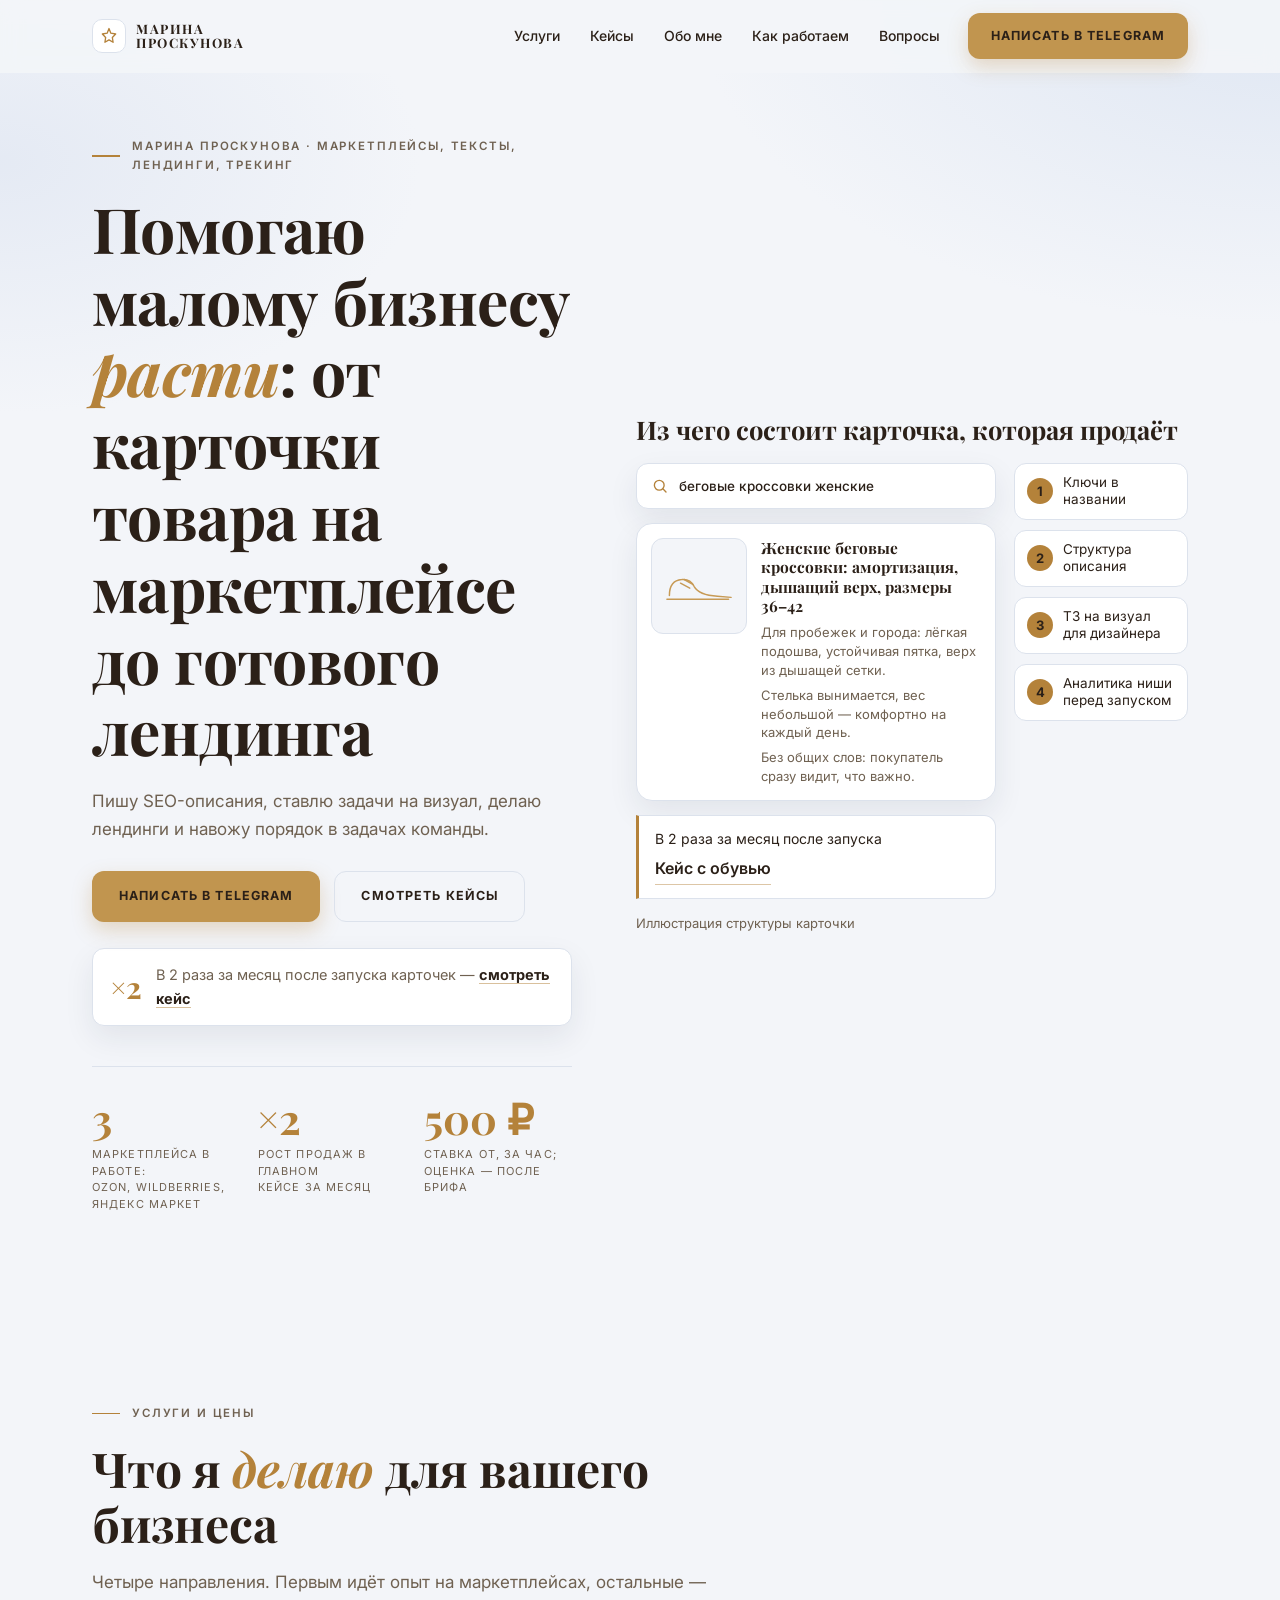
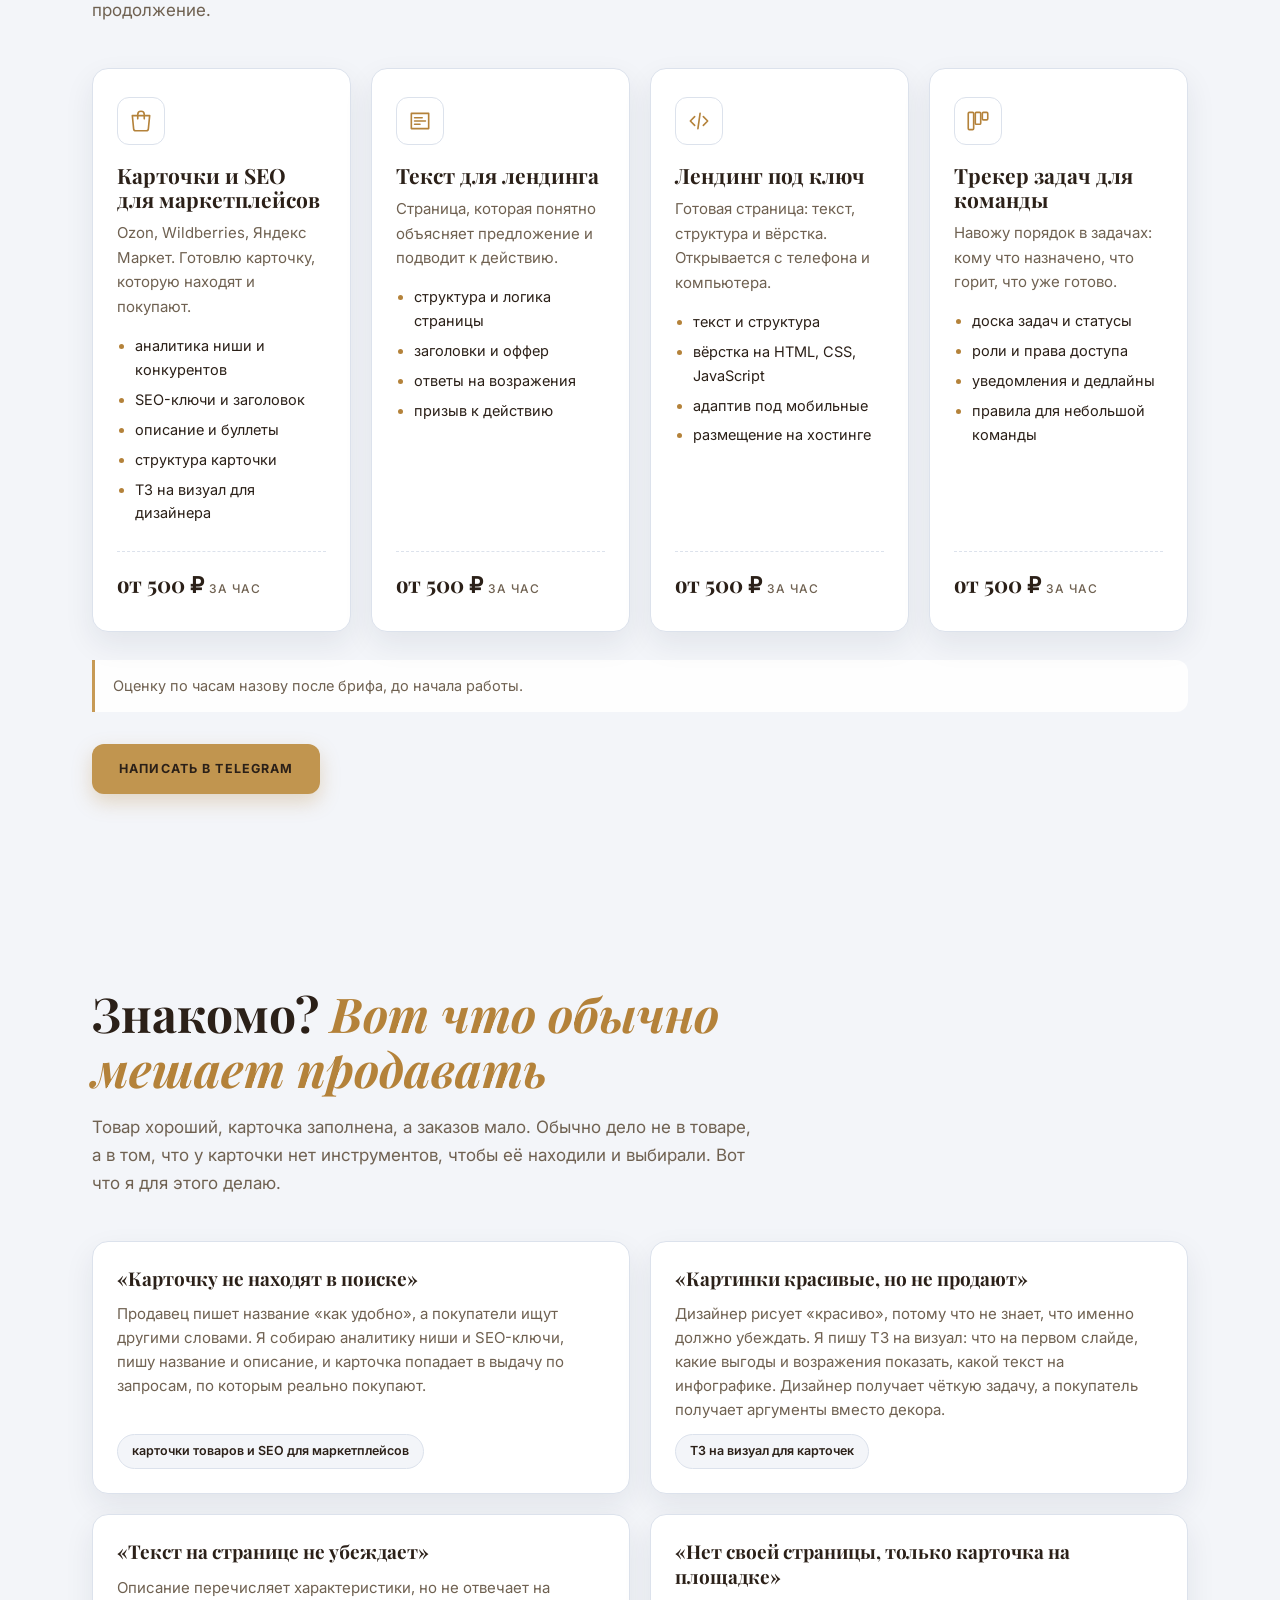
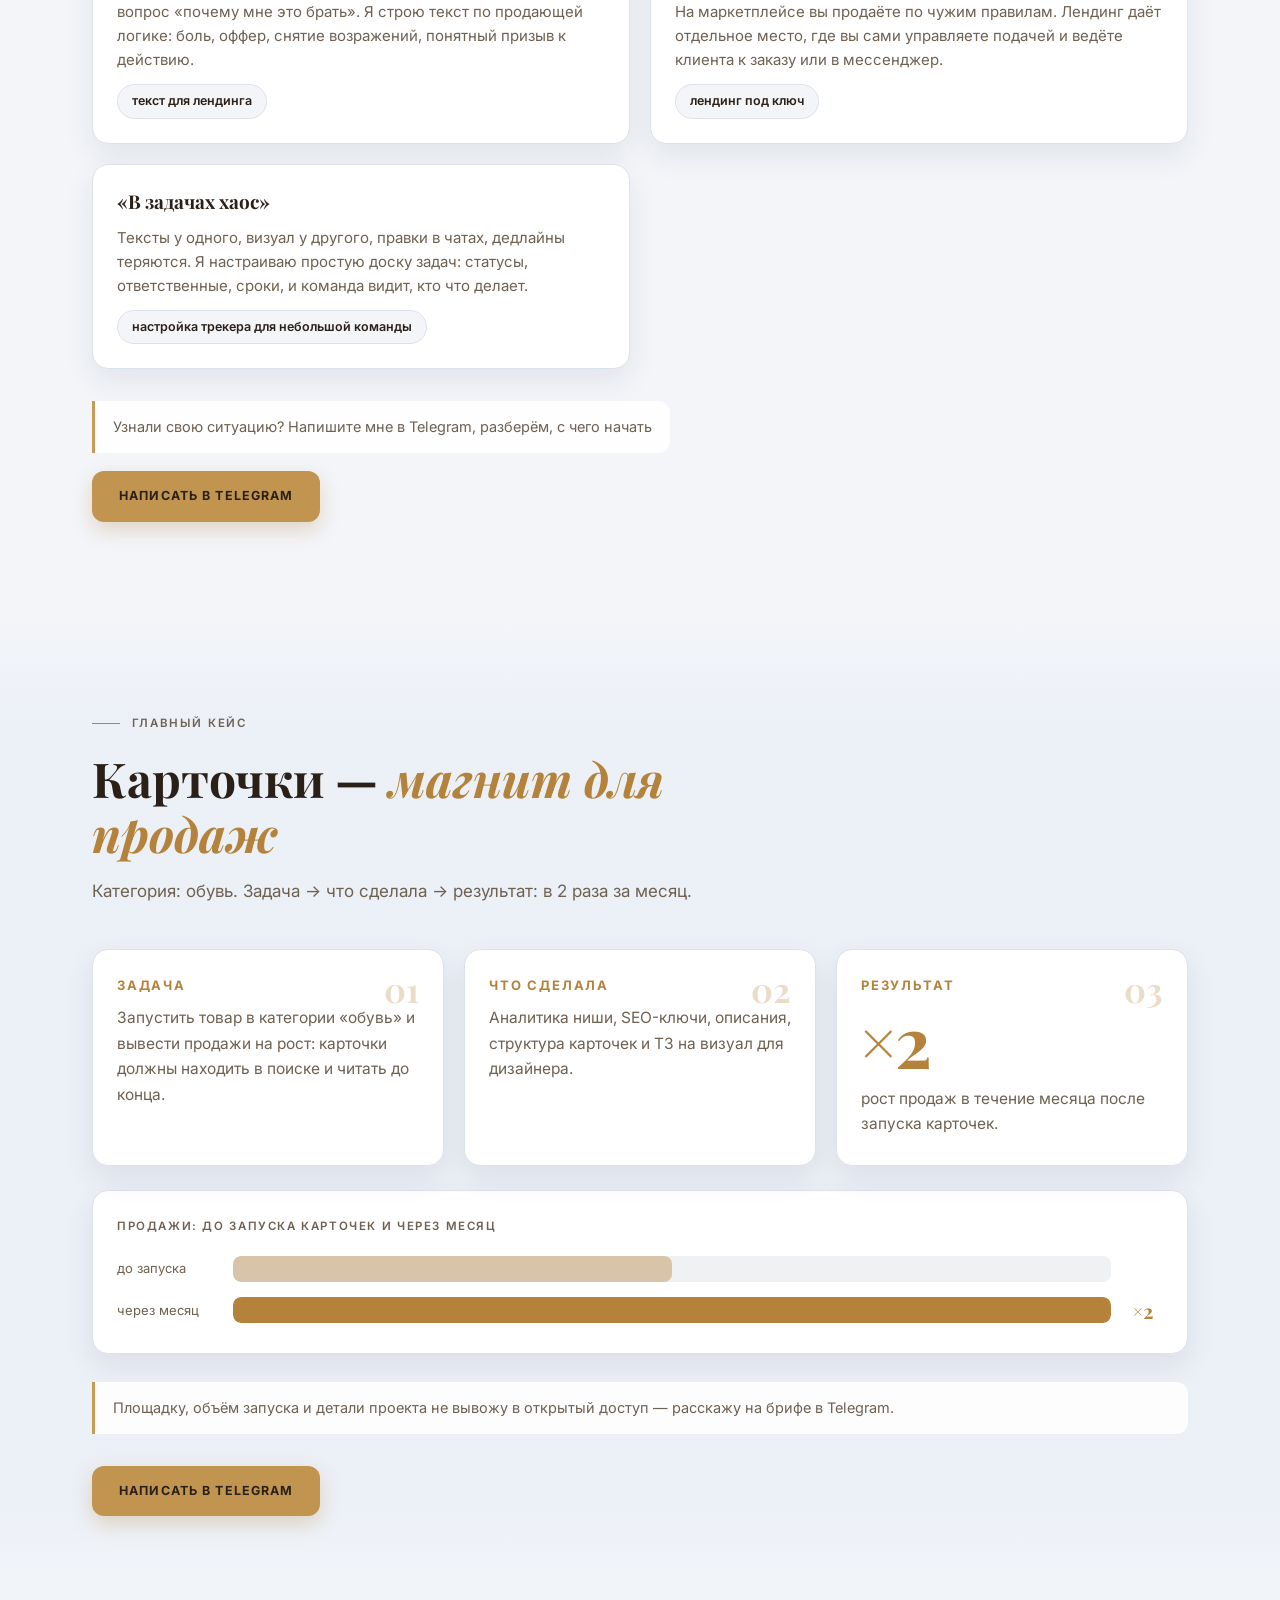
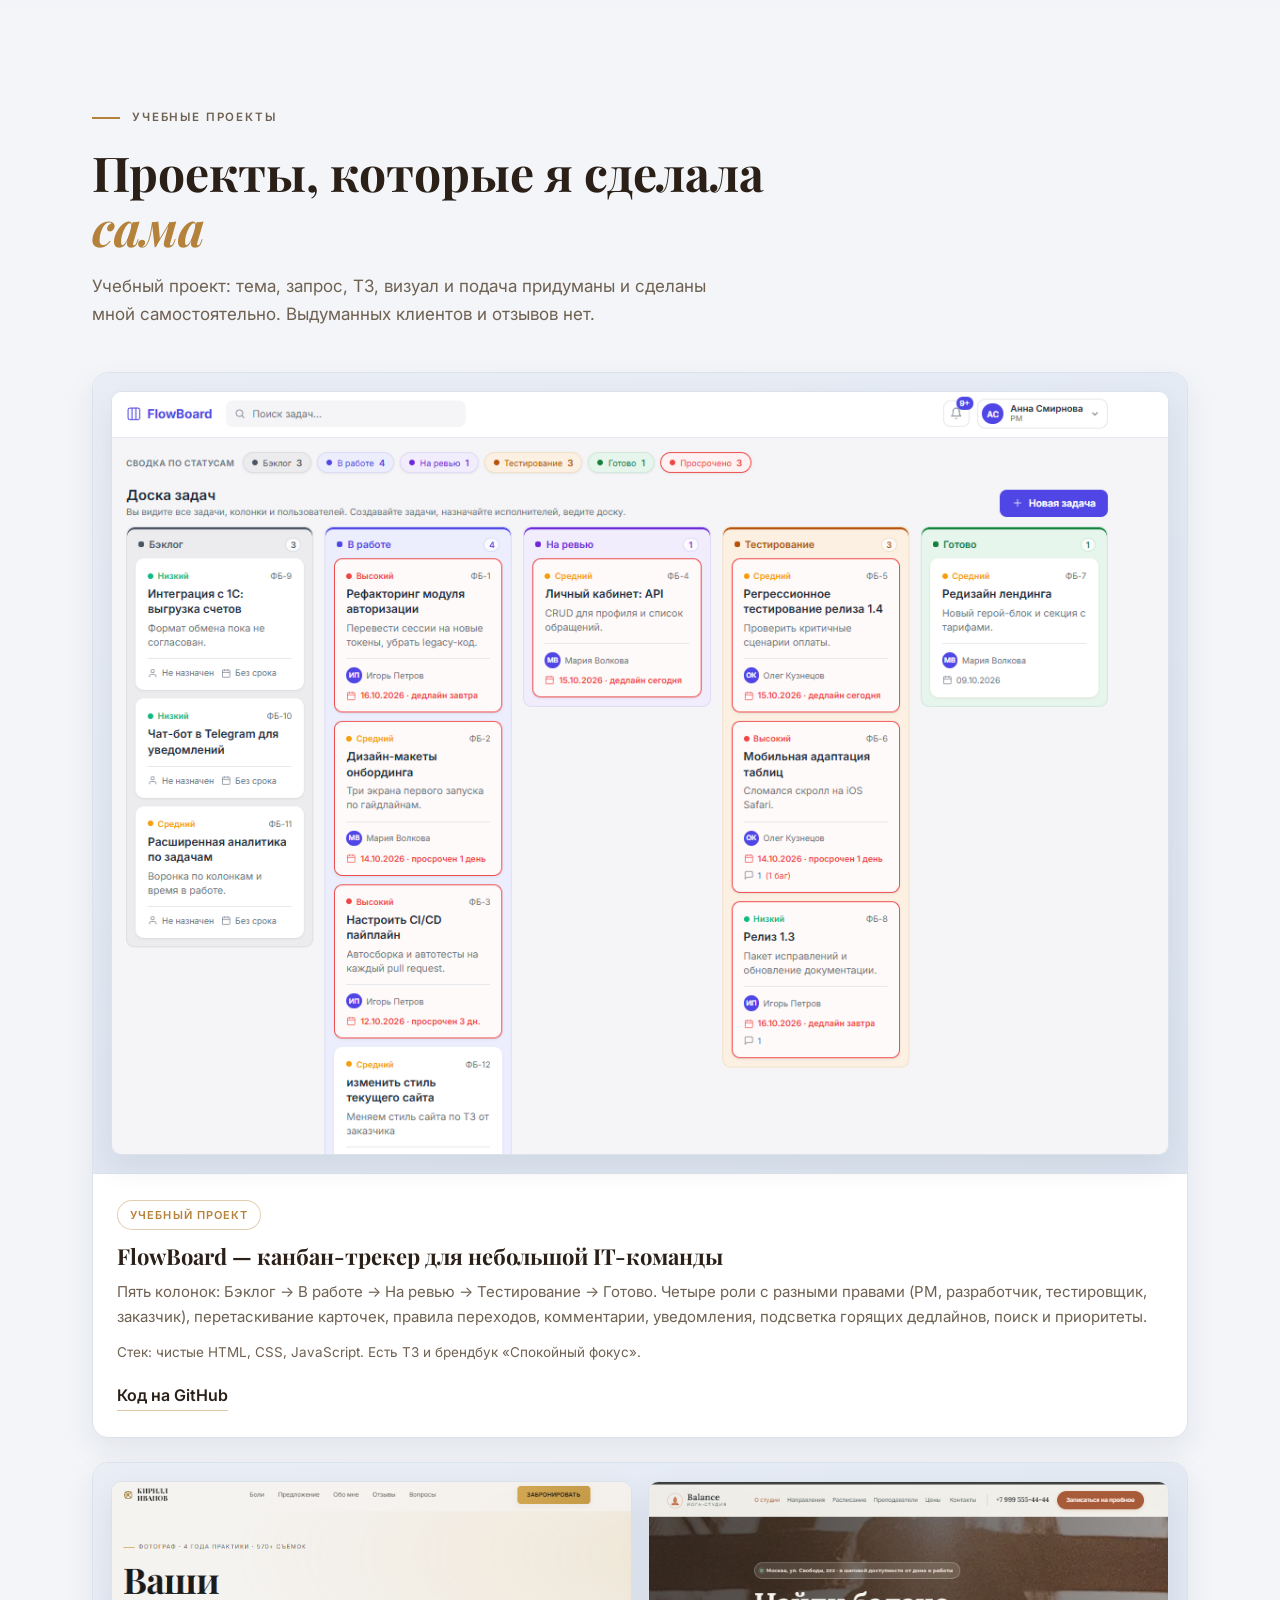
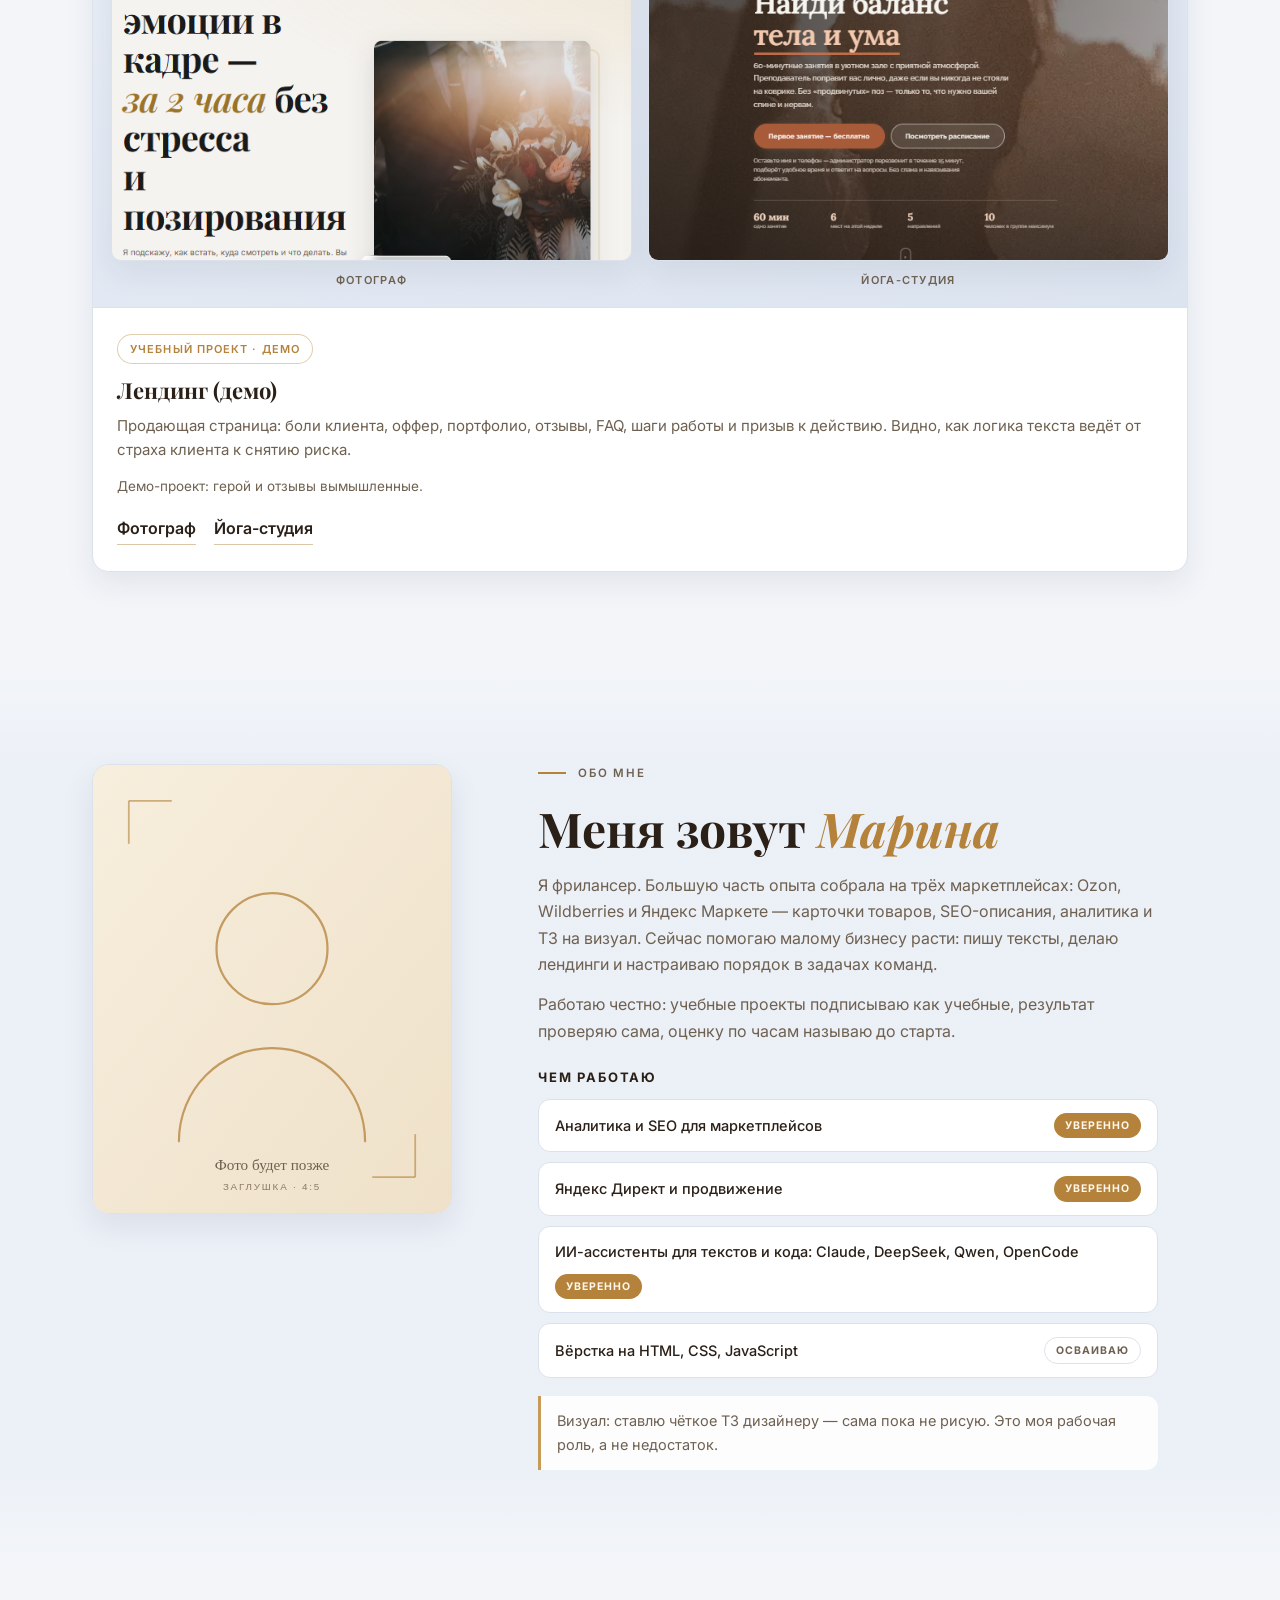
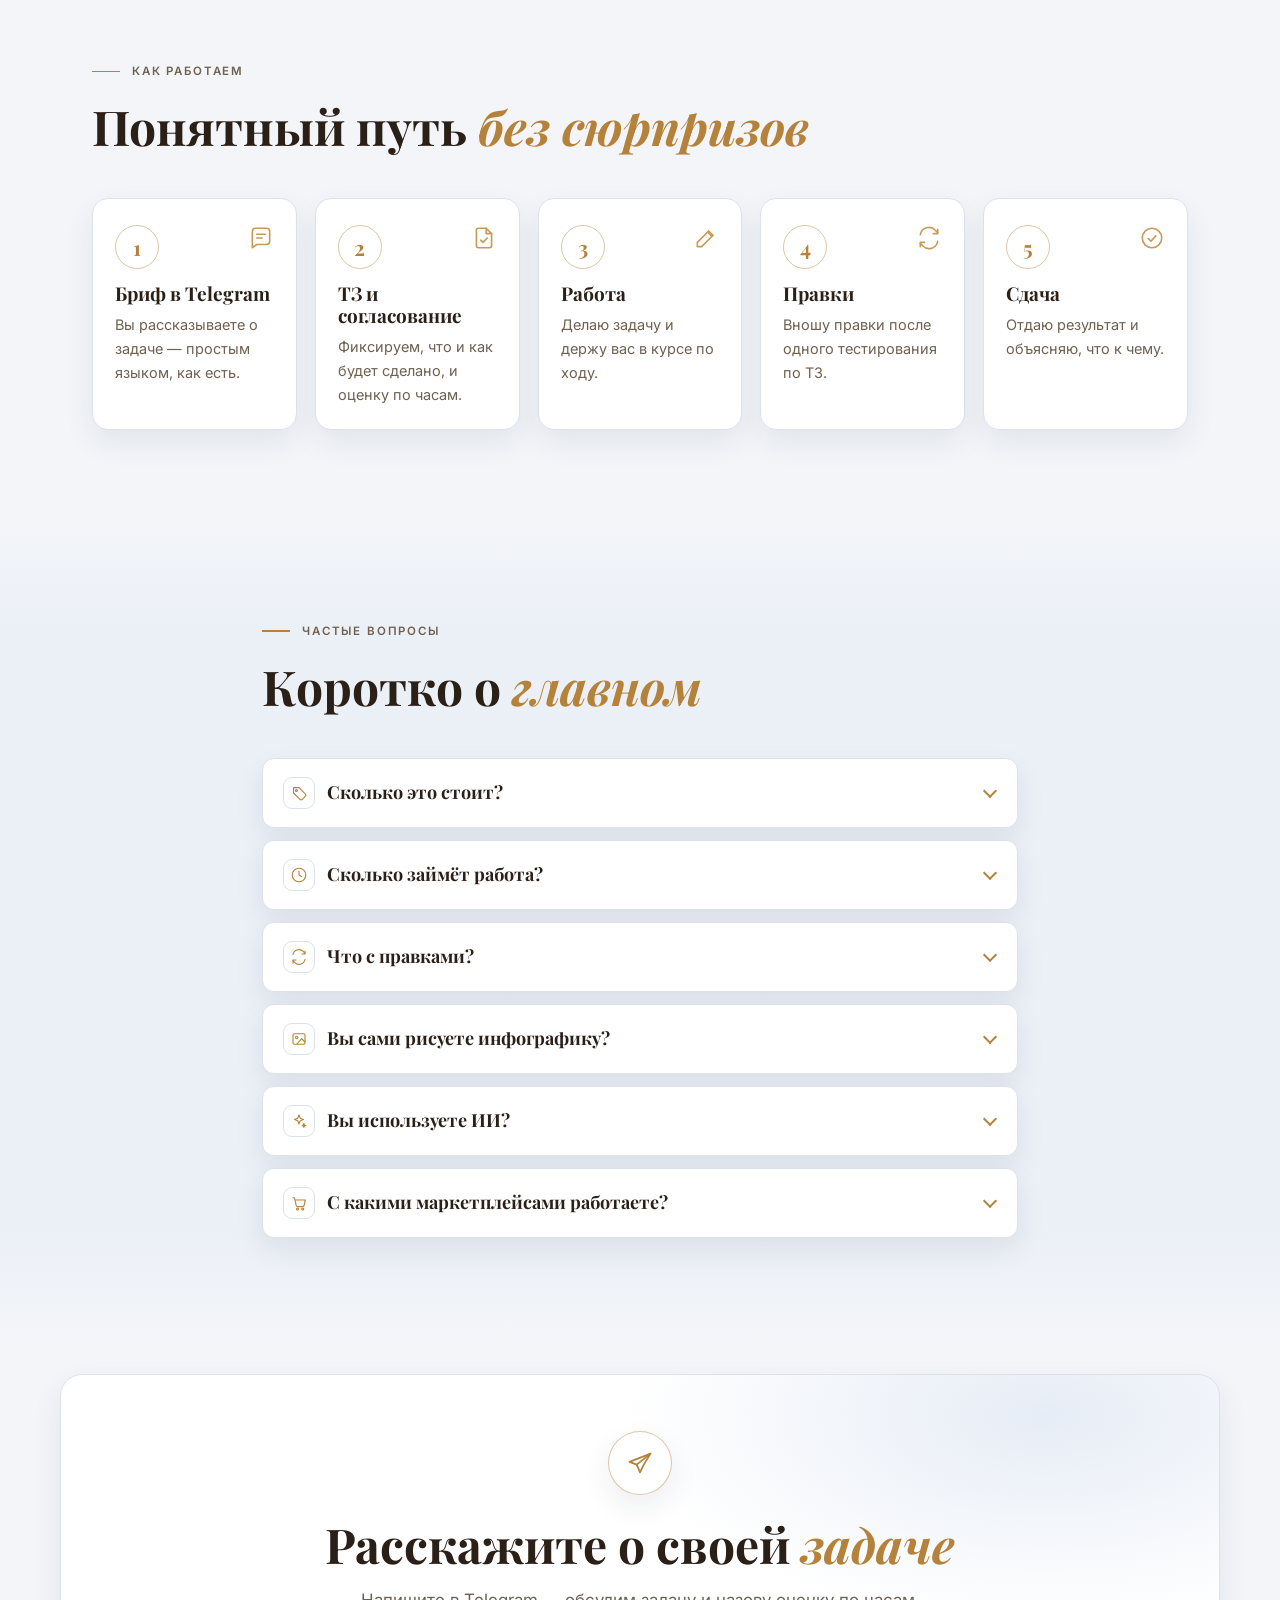
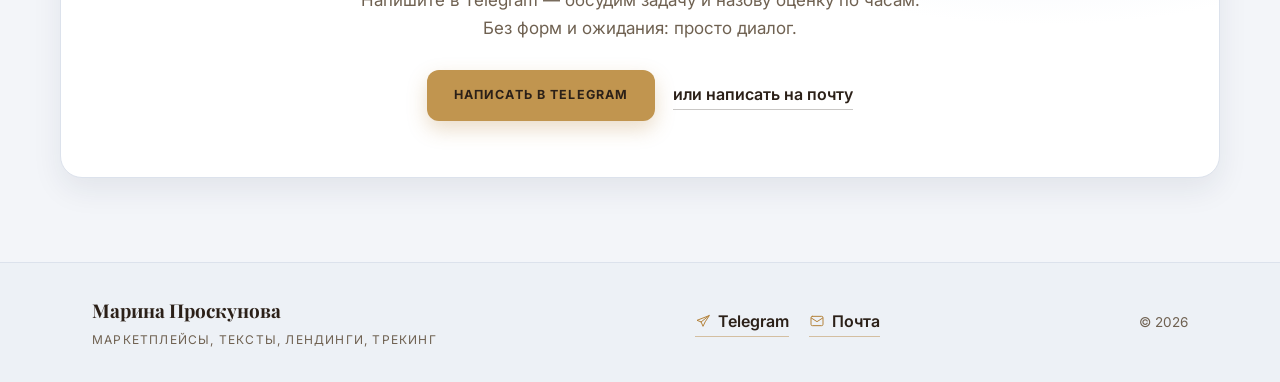
<file: index.html>
<!DOCTYPE html>
<html lang="ru">
<head>
  <meta charset="UTF-8">
  <meta name="viewport" content="width=device-width, initial-scale=1.0">

  <!-- SEO -->
  <title>Марина Проскунова — маркетплейсы, тексты, лендинги, трекинг задач</title>
  <meta name="description" content="Помогаю малому бизнесу расти: SEO-описания и карточки для Ozon, Wildberries и Яндекс Маркета, тексты и лендинги под ключ, настройка трекера задач для небольших команд.">
  <meta name="author" content="Марина Проскунова">
  <meta name="theme-color" content="#F3F5F9">

  <!-- Адрес сайта. Репозиторий: Site_MP -->
  <link rel="canonical" href="https://mmproskunova-byte.github.io/Site_MP/">

  <!-- Иконка сайта -->
  <link rel="icon" href="favicon.svg" type="image/svg+xml">
  <link rel="icon" href="images/favicon-32.png" sizes="32x32" type="image/png">
  <link rel="apple-touch-icon" href="images/apple-touch-icon.png">

  <!-- Open Graph (превью в Telegram) -->
  <meta property="og:type" content="website">
  <meta property="og:locale" content="ru_RU">
  <meta property="og:site_name" content="Марина Проскунова">
  <meta property="og:title" content="Марина Проскунова — маркетплейсы, тексты, лендинги">
  <meta property="og:description" content="Карточки и SEO для маркетплейсов, лендинги под ключ и порядок в задачах команды. Расскажите о своей задаче в Telegram.">
  <meta property="og:image" content="https://mmproskunova-byte.github.io/Site_MP/images/og-image.png">
  <meta property="og:image:width" content="1200">
  <meta property="og:image:height" content="630">
  <meta property="og:image:alt" content="Марина Проскунова: карточки и SEO для маркетплейсов, лендинги под ключ, трекер задач">
  <meta property="og:url" content="https://mmproskunova-byte.github.io/Site_MP/">
  <meta name="twitter:card" content="summary_large_image">

  <link rel="preconnect" href="https://fonts.googleapis.com">
  <link rel="preconnect" href="https://fonts.gstatic.com" crossorigin>
  <link href="https://fonts.googleapis.com/css2?family=Inter:wght@400;500;600;700&family=Playfair+Display:ital,wght@0,600;0,700;0,900;1,600;1,700&display=swap" rel="stylesheet">

  <link rel="stylesheet" href="styles.css">
</head>
<body>

  <!-- ============ 1. Шапка ============ -->
  <header class="header" id="top">
    <div class="container header__inner">
      <a class="logo" href="#top">
        <span class="logo__mark" aria-hidden="true">
          <svg viewBox="0 0 24 24" fill="none" stroke="currentColor" stroke-width="1.6" stroke-linecap="round" stroke-linejoin="round">
            <path d="M12 3l2.2 5.6L20 9.6l-4 4.1.9 5.8-4.9-2.9-4.9 2.9.9-5.8-4-4.1 5.8-1z"/>
          </svg>
        </span>
        <span class="logo__text">Марина<br>Проскунова</span>
      </a>

      <nav class="nav" id="site-nav" aria-label="Основная навигация">
        <a class="nav__link" href="#services">Услуги</a>
        <a class="nav__link" href="#cases">Кейсы</a>
        <a class="nav__link" href="#about">Обо мне</a>
        <a class="nav__link" href="#process">Как работаем</a>
        <a class="nav__link" href="#faq">Вопросы</a>
      </nav>

      <a class="btn btn--primary header__cta" href="#" data-contact="telegram">Написать в Telegram</a>

      <button class="burger" type="button" aria-expanded="false" aria-controls="site-nav" aria-label="Открыть меню">
        <span class="burger__line"></span>
        <span class="burger__line"></span>
        <span class="burger__line"></span>
      </button>
    </div>
  </header>

  <main>

    <!-- ============ 2. Первый экран ============ -->
    <section class="hero">
      <div class="container hero__inner">
        <div class="hero__content">
          <p class="eyebrow">
            <span class="eyebrow__dash" aria-hidden="true"></span>
            Марина Проскунова · маркетплейсы, тексты, лендинги, трекинг
          </p>

          <h1 class="hero__title">
            Помогаю малому бизнесу <em>расти</em>: от карточки товара на маркетплейсе до готового лендинга
          </h1>

          <p class="hero__subtitle">
            Пишу SEO-описания, ставлю задачи на визуал, делаю лендинги и навожу порядок в задачах команды.
          </p>

          <div class="hero__actions">
            <a class="btn btn--primary" href="#" data-contact="telegram">Написать в Telegram</a>
            <a class="btn btn--ghost" href="#cases">Смотреть кейсы</a>
          </div>

          <a class="hero__fact" href="#case">
            <span class="hero__fact-num" aria-hidden="true">×2</span>
            <span class="hero__fact-text">В 2&nbsp;раза за месяц после запуска карточек — <b>смотреть кейс</b></span>
          </a>

          <dl class="stats">
            <div class="stats__item">
              <dt class="stats__num">3</dt>
              <dd class="stats__label">маркетплейса в работе:<br>Ozon, Wildberries, Яндекс&nbsp;Маркет</dd>
            </div>
            <div class="stats__item">
              <dt class="stats__num">×2</dt>
              <dd class="stats__label">рост продаж в главном<br>кейсе за месяц</dd>
            </div>
            <div class="stats__item">
              <dt class="stats__num">500&nbsp;₽</dt>
              <dd class="stats__label">ставка от, за час;<br>оценка — после брифа</dd>
            </div>
          </dl>
        </div>

        <div class="hero__visual">
          <h2 class="structure__title">Из чего состоит карточка, которая продаёт</h2>

          <figure class="structure reveal">
            <div class="structure__grid">
              <div class="structure__col">
                <div class="searchbar">
                  <svg class="searchbar__icon" viewBox="0 0 24 24" fill="none" stroke="currentColor" stroke-width="1.8" stroke-linecap="round" stroke-linejoin="round" aria-hidden="true">
                    <circle cx="11" cy="11" r="6.5"/>
                    <path d="M20 20l-4.2-4.2"/>
                  </svg>
                  <span class="searchbar__query">беговые кроссовки женские</span>
                </div>

                <article class="pcard">
                  <div class="pcard__media" aria-hidden="true">
                    <svg class="pcard__shoe" viewBox="0 0 120 80" fill="none" stroke="currentColor" stroke-width="2.4" stroke-linecap="round" stroke-linejoin="round" aria-hidden="true">
                      <path d="M12 56c0-16 7-25 20-26 9-1 16 3 20 11 6 11 20 15 38 16l22 2"/>
                      <path d="M8 62h100"/>
                      <path d="M30 36l15 8"/>
                      <path d="M36 30l14 8"/>
                    </svg>
                  </div>
                  <div class="pcard__body">
                    <h3 class="pcard__title">Женские беговые кроссовки: амортизация, дышащий верх, размеры 36–42</h3>
                    <p class="pcard__text">Для пробежек и города: лёгкая подошва, устойчивая пятка, верх из дышащей сетки.</p>
                    <p class="pcard__text">Стелька вынимается, вес небольшой — комфортно на каждый день.</p>
                    <p class="pcard__text">Без общих слов: покупатель сразу видит, что важно.</p>
                  </div>
                </article>

                <div class="structure__result">
                  <p>В 2 раза за месяц после запуска</p>
                  <a class="link" href="#case">Кейс с обувью</a>
                </div>
              </div>

              <ol class="marks">
                <li class="marks__item"><span class="marks__num">1</span>Ключи в названии</li>
                <li class="marks__item"><span class="marks__num">2</span>Структура описания</li>
                <li class="marks__item"><span class="marks__num">3</span>ТЗ на визуал для дизайнера</li>
                <li class="marks__item"><span class="marks__num">4</span>Аналитика ниши перед запуском</li>
              </ol>
            </div>

            <figcaption class="structure__caption">Иллюстрация структуры карточки</figcaption>
          </figure>
        </div>
      </div>
    </section>

    <!-- ============ 3. Услуги и цены ============ -->
    <section class="section" id="services">
      <div class="container">
        <header class="section__head reveal">
          <p class="eyebrow"><span class="eyebrow__dash" aria-hidden="true"></span>Услуги и цены</p>
          <h2 class="section__title">Что я <em>делаю</em> для вашего бизнеса</h2>
          <p class="section__lead">Четыре направления. Первым идёт опыт на маркетплейсах, остальные — продолжение.</p>
        </header>

        <div class="cards">
          <article class="card reveal">
            <span class="card__icon" aria-hidden="true">
              <svg viewBox="0 0 24 24" fill="none" stroke="currentColor" stroke-width="1.5" stroke-linecap="round" stroke-linejoin="round">
                <path d="M4 7h16l-1.2 12.2a2 2 0 01-2 1.8H7.2a2 2 0 01-2-1.8z"/>
                <path d="M9 10V6a3 3 0 016 0v4"/>
              </svg>
            </span>
            <h3 class="card__title">Карточки и SEO для маркетплейсов</h3>
            <p class="card__text">Ozon, Wildberries, Яндекс Маркет. Готовлю карточку, которую находят и покупают.</p>
            <ul class="card__list">
              <li>аналитика ниши и конкурентов</li>
              <li>SEO-ключи и заголовок</li>
              <li>описание и буллеты</li>
              <li>структура карточки</li>
              <li>ТЗ на визуал для дизайнера</li>
            </ul>
            <p class="card__price">от 500&nbsp;₽ <span>за час</span></p>
          </article>

          <article class="card reveal">
            <span class="card__icon" aria-hidden="true">
              <svg viewBox="0 0 24 24" fill="none" stroke="currentColor" stroke-width="1.5" stroke-linecap="round" stroke-linejoin="round">
                <path d="M4 5h16v14H4z"/>
                <path d="M7 9h7M7 12h10M7 15h5"/>
              </svg>
            </span>
            <h3 class="card__title">Текст для лендинга</h3>
            <p class="card__text">Страница, которая понятно объясняет предложение и подводит к действию.</p>
            <ul class="card__list">
              <li>структура и логика страницы</li>
              <li>заголовки и оффер</li>
              <li>ответы на возражения</li>
              <li>призыв к действию</li>
            </ul>
            <p class="card__price">от 500&nbsp;₽ <span>за час</span></p>
          </article>

          <article class="card reveal">
            <span class="card__icon" aria-hidden="true">
              <svg viewBox="0 0 24 24" fill="none" stroke="currentColor" stroke-width="1.5" stroke-linecap="round" stroke-linejoin="round">
                <path d="M8 8l-4 4 4 4M16 8l4 4-4 4M13 5l-2 14"/>
              </svg>
            </span>
            <h3 class="card__title">Лендинг под ключ</h3>
            <p class="card__text">Готовая страница: текст, структура и вёрстка. Открывается с телефона и компьютера.</p>
            <ul class="card__list">
              <li>текст и структура</li>
              <li>вёрстка на HTML, CSS, JavaScript</li>
              <li>адаптив под мобильные</li>
              <li>размещение на хостинге</li>
            </ul>
            <p class="card__price">от 500&nbsp;₽ <span>за час</span></p>
          </article>

          <article class="card reveal">
            <span class="card__icon" aria-hidden="true">
              <svg viewBox="0 0 24 24" fill="none" stroke="currentColor" stroke-width="1.5" stroke-linecap="round" stroke-linejoin="round">
                <rect x="3" y="4" width="5" height="16" rx="1"/>
                <rect x="9.5" y="4" width="5" height="11" rx="1"/>
                <rect x="16" y="4" width="5" height="7" rx="1"/>
              </svg>
            </span>
            <h3 class="card__title">Трекер задач для команды</h3>
            <p class="card__text">Навожу порядок в задачах: кому что назначено, что горит, что уже готово.</p>
            <ul class="card__list">
              <li>доска задач и статусы</li>
              <li>роли и права доступа</li>
              <li>уведомления и дедлайны</li>
              <li>правила для небольшой команды</li>
            </ul>
            <p class="card__price">от 500&nbsp;₽ <span>за час</span></p>
          </article>
        </div>

        <p class="section__note reveal">Оценку по часам назову после брифа, до начала работы.</p>

        <div class="section__cta reveal">
          <a class="btn btn--primary" href="#" data-contact="telegram">Написать в Telegram</a>
        </div>
      </div>
    </section>

    <!-- ============ 3.1. Знакомо? Что мешает продавать ============ -->
    <section class="section" id="familiar">
      <div class="container">
        <header class="section__head reveal">
          <h2 class="section__title">Знакомо? <em>Вот что обычно мешает продавать</em></h2>
          <p class="section__lead">Товар хороший, карточка заполнена, а заказов мало. Обычно дело не в товаре, а в том, что у карточки нет инструментов, чтобы её находили и выбирали. Вот что я для этого делаю.</p>
        </header>

        <div class="pains">
          <article class="pain reveal">
            <p class="pain__quote">«Карточку не находят в поиске»</p>
            <p class="pain__text">Продавец пишет название «как удобно», а покупатели ищут другими словами. Я собираю аналитику ниши и SEO-ключи, пишу название и описание, и карточка попадает в выдачу по запросам, по которым реально покупают.</p>
            <a class="pain__tag" href="#services">карточки товаров и SEO для маркетплейсов</a>
          </article>

          <article class="pain reveal">
            <p class="pain__quote">«Картинки красивые, но не продают»</p>
            <p class="pain__text">Дизайнер рисует «красиво», потому что не знает, что именно должно убеждать. Я пишу ТЗ на визуал: что на первом слайде, какие выгоды и возражения показать, какой текст на инфографике. Дизайнер получает чёткую задачу, а покупатель получает аргументы вместо декора.</p>
            <a class="pain__tag" href="#services">ТЗ на визуал для карточек</a>
          </article>

          <article class="pain reveal">
            <p class="pain__quote">«Текст на странице не убеждает»</p>
            <p class="pain__text">Описание перечисляет характеристики, но не отвечает на вопрос «почему мне это брать». Я строю текст по продающей логике: боль, оффер, снятие возражений, понятный призыв к действию.</p>
            <a class="pain__tag" href="#services">текст для лендинга</a>
          </article>

          <article class="pain reveal">
            <p class="pain__quote">«Нет своей страницы, только карточка на площадке»</p>
            <p class="pain__text">На маркетплейсе вы продаёте по чужим правилам. Лендинг даёт отдельное место, где вы сами управляете подачей и ведёте клиента к заказу или в мессенджер.</p>
            <a class="pain__tag" href="#services">лендинг под ключ</a>
          </article>

          <article class="pain reveal">
            <p class="pain__quote">«В задачах хаос»</p>
            <p class="pain__text">Тексты у одного, визуал у другого, правки в чатах, дедлайны теряются. Я настраиваю простую доску задач: статусы, ответственные, сроки, и команда видит, кто что делает.</p>
            <a class="pain__tag" href="#services">настройка трекера для небольшой команды</a>
          </article>
        </div>

        <div class="section__cta pains__cta reveal">
          <p class="section__note">Узнали свою ситуацию? Напишите мне в Telegram, разберём, с чего начать</p>
          <a class="btn btn--primary" href="#" data-contact="telegram">Написать в Telegram</a>
        </div>
      </div>
    </section>

    <!-- ============ 4. Главный кейс ============ -->
    <section class="section section--tint" id="cases">
      <div class="container">
        <header class="section__head reveal">
          <p class="eyebrow"><span class="eyebrow__dash" aria-hidden="true"></span>Главный кейс</p>
          <h2 class="section__title">Карточки — <em>магнит для продаж</em></h2>
          <p class="section__lead">Категория: обувь. Задача → что сделала → результат: в 2&nbsp;раза за месяц.</p>
        </header>

        <div class="case" id="case">
          <article class="case__step reveal">
            <span class="case__num" aria-hidden="true">01</span>
            <h3 class="case__title">Задача</h3>
            <p class="case__text">Запустить товар в категории «обувь» и вывести продажи на рост: карточки должны находить в поиске и читать до конца.</p>
          </article>

          <article class="case__step reveal">
            <span class="case__num" aria-hidden="true">02</span>
            <h3 class="case__title">Что сделала</h3>
            <p class="case__text">Аналитика ниши, SEO-ключи, описания, структура карточек и ТЗ на визуал для дизайнера.</p>
          </article>

          <article class="case__step reveal">
            <span class="case__num" aria-hidden="true">03</span>
            <h3 class="case__title">Результат</h3>
            <p class="case__big">×2</p>
            <p class="case__text">рост продаж в течение месяца после запуска карточек.</p>
          </article>
        </div>

        <figure class="chart reveal">
          <figcaption class="chart__caption">Продажи: до запуска карточек и через месяц</figcaption>
          <div class="chart__row">
            <span class="chart__label">до запуска</span>
            <span class="chart__track"><span class="chart__bar" style="width: 50%"></span></span>
            <span class="chart__x2" aria-hidden="true"></span>
          </div>
          <div class="chart__row">
            <span class="chart__label">через месяц</span>
            <span class="chart__track"><span class="chart__bar chart__bar--x2" style="width: 100%"></span></span>
            <span class="chart__x2">×2</span>
          </div>
        </figure>

        <p class="section__note reveal">Площадку, объём запуска и детали проекта не вывожу в открытый доступ — расскажу на брифе в Telegram.</p>

        <div class="section__cta reveal">
          <a class="btn btn--primary" href="#" data-contact="telegram">Написать в Telegram</a>
        </div>
      </div>
    </section>

    <!-- ============ 5. Учебные проекты ============ -->
    <section class="section" id="projects">
      <div class="container">
        <header class="section__head reveal">
          <p class="eyebrow"><span class="eyebrow__dash" aria-hidden="true"></span>Учебные проекты</p>
          <h2 class="section__title">Проекты, которые я сделала <em>сама</em></h2>
          <p class="section__lead">Учебный проект: тема, запрос, ТЗ, визуал и подача придуманы и сделаны мной самостоятельно. Выдуманных клиентов и отзывов нет.</p>
        </header>

        <div class="projects">
          <article class="project project--wide reveal">
            <div class="project__preview project__preview--shot">
              <img src="images/FlowBoard.png" alt="Скриншот доски задач FlowBoard: пять колонок — Бэклог, В работе, На ревью, Тестирование, Готово" width="1123" height="811" loading="lazy">
            </div>
            <div class="project__body">
              <span class="tag">Учебный проект</span>
              <h3 class="project__title">FlowBoard — канбан-трекер для небольшой IT-команды</h3>
              <p class="project__text">Пять колонок: Бэклог → В работе → На ревью → Тестирование → Готово. Четыре роли с разными правами (PM, разработчик, тестировщик, заказчик), перетаскивание карточек, правила переходов, комментарии, уведомления, подсветка горящих дедлайнов, поиск и приоритеты.</p>
              <p class="project__meta">Стек: чистые HTML, CSS, JavaScript. Есть ТЗ и брендбук «Спокойный фокус».</p>
              <div class="project__links">
                <a class="link" href="https://github.com/mmproskunova-byte/Tracker_DoskaIT" target="_blank" rel="noopener noreferrer">Код на GitHub</a>
              </div>
            </div>
          </article>

          <article class="project project--wide reveal">
            <div class="project__preview project__preview--shots">
              <figure class="shot">
                <img src="images/Fotograf.png" alt="Скриншот демо-лендинга для фотографа" width="640" height="721" loading="lazy">
                <figcaption>фотограф</figcaption>
              </figure>
              <figure class="shot">
                <img src="images/yoga.png" alt="Скриншот демо-лендинга для йога-студии" width="627" height="829" loading="lazy">
                <figcaption>йога-студия</figcaption>
              </figure>
            </div>
            <div class="project__body">
              <span class="tag">Учебный проект · демо</span>
              <h3 class="project__title">Лендинг (демо)</h3>
              <p class="project__text">Продающая страница: боли клиента, оффер, портфолио, отзывы, FAQ, шаги работы и призыв к действию. Видно, как логика текста ведёт от страха клиента к снятию риска.</p>
              <p class="project__meta">Демо-проект: герой и отзывы вымышленные.</p>
              <div class="project__links">
                <a class="link" href="https://fotokirill.netlify.app" target="_blank" rel="noopener noreferrer">Фотограф</a>
                <a class="link" href="https://yogast-balance.netlify.app" target="_blank" rel="noopener noreferrer">Йога-студия</a>
              </div>
            </div>
          </article>
        </div>
      </div>
    </section>

    <!-- ============ 6. Обо мне ============ -->
    <section class="section section--tint" id="about">
      <div class="container about">
        <figure class="about__photo reveal">
          <img src="images/photo-placeholder.svg" alt="Фото Марины Проскуновой — временная заглушка, реальное фото появится позже" width="400" height="500">
        </figure>

        <div class="about__content reveal">
          <p class="eyebrow"><span class="eyebrow__dash" aria-hidden="true"></span>Обо мне</p>
          <h2 class="section__title">Меня зовут <em>Марина</em></h2>
          <p class="about__text">Я фрилансер. Большую часть опыта собрала на трёх маркетплейсах: Ozon, Wildberries и Яндекс Маркете — карточки товаров, SEO-описания, аналитика и ТЗ на визуал. Сейчас помогаю малому бизнесу расти: пишу тексты, делаю лендинги и настраиваю порядок в задачах команд.</p>
          <p class="about__text">Работаю честно: учебные проекты подписываю как учебные, результат проверяю сама, оценку по часам называю до старта.</p>

          <h3 class="about__subtitle">Чем работаю</h3>
          <ul class="skills">
            <li class="skills__item">
              <span class="skills__name">Аналитика и SEO для маркетплейсов</span>
              <span class="skills__level">уверенно</span>
            </li>
            <li class="skills__item">
              <span class="skills__name">Яндекс Директ и продвижение</span>
              <span class="skills__level">уверенно</span>
            </li>
            <li class="skills__item">
              <span class="skills__name">ИИ-ассистенты для текстов и кода: Claude, DeepSeek, Qwen, OpenCode</span>
              <span class="skills__level">уверенно</span>
            </li>
            <li class="skills__item">
              <span class="skills__name">Вёрстка на HTML, CSS, JavaScript</span>
              <span class="skills__level skills__level--learn">осваиваю</span>
            </li>
          </ul>
          <p class="about__honest">Визуал: ставлю чёткое ТЗ дизайнеру — сама пока не рисую. Это моя рабочая роль, а не недостаток.</p>
        </div>
      </div>
    </section>

    <!-- ============ 7. Как работаем ============ -->
    <section class="section" id="process">
      <div class="container">
        <header class="section__head reveal">
          <p class="eyebrow"><span class="eyebrow__dash" aria-hidden="true"></span>Как работаем</p>
          <h2 class="section__title">Понятный путь <em>без сюрпризов</em></h2>
        </header>

        <ol class="steps">
          <li class="steps__item reveal">
            <span class="steps__num">1</span>
            <span class="steps__icon" aria-hidden="true">
              <svg viewBox="0 0 24 24" fill="none" stroke="currentColor" stroke-width="1.5" stroke-linecap="round" stroke-linejoin="round">
                <path d="M20 15a3 3 0 01-3 3H8l-4 3V6a3 3 0 013-3h10a3 3 0 013 3z"/>
                <path d="M8 8.5h8M8 12h5"/>
              </svg>
            </span>
            <h3 class="steps__title">Бриф в Telegram</h3>
            <p class="steps__text">Вы рассказываете о задаче — простым языком, как есть.</p>
          </li>
          <li class="steps__item reveal">
            <span class="steps__num">2</span>
            <span class="steps__icon" aria-hidden="true">
              <svg viewBox="0 0 24 24" fill="none" stroke="currentColor" stroke-width="1.5" stroke-linecap="round" stroke-linejoin="round">
                <path d="M14 3H7a2 2 0 00-2 2v14a2 2 0 002 2h10a2 2 0 002-2V8z"/>
                <path d="M14 3v5h5"/>
                <path d="M9 14l2 2 4-4"/>
              </svg>
            </span>
            <h3 class="steps__title">ТЗ и согласование</h3>
            <p class="steps__text">Фиксируем, что и как будет сделано, и оценку по часам.</p>
          </li>
          <li class="steps__item reveal">
            <span class="steps__num">3</span>
            <span class="steps__icon" aria-hidden="true">
              <svg viewBox="0 0 24 24" fill="none" stroke="currentColor" stroke-width="1.5" stroke-linecap="round" stroke-linejoin="round">
                <path d="M4 20h4L18.5 9.5l-4-4L4 16z"/>
                <path d="M13.5 6.5l4 4"/>
              </svg>
            </span>
            <h3 class="steps__title">Работа</h3>
            <p class="steps__text">Делаю задачу и держу вас в курсе по ходу.</p>
          </li>
          <li class="steps__item reveal">
            <span class="steps__num">4</span>
            <span class="steps__icon" aria-hidden="true">
              <svg viewBox="0 0 24 24" fill="none" stroke="currentColor" stroke-width="1.5" stroke-linecap="round" stroke-linejoin="round">
                <path d="M4 9a8 8 0 0113.6-4.4L20 7"/>
                <path d="M20 4v4h-4"/>
                <path d="M20 15a8 8 0 01-13.6 4.4L4 17"/>
                <path d="M4 20v-4h4"/>
              </svg>
            </span>
            <h3 class="steps__title">Правки</h3>
            <p class="steps__text">Вношу правки после одного тестирования по ТЗ.</p>
          </li>
          <li class="steps__item reveal">
            <span class="steps__num">5</span>
            <span class="steps__icon" aria-hidden="true">
              <svg viewBox="0 0 24 24" fill="none" stroke="currentColor" stroke-width="1.5" stroke-linecap="round" stroke-linejoin="round">
                <circle cx="12" cy="12" r="9"/>
                <path d="M8.5 12.5l2.5 2.5 4.5-5"/>
              </svg>
            </span>
            <h3 class="steps__title">Сдача</h3>
            <p class="steps__text">Отдаю результат и объясняю, что к чему.</p>
          </li>
        </ol>
      </div>
    </section>

    <!-- ============ 8. Частые вопросы ============ -->
    <section class="section section--tint" id="faq">
      <div class="container container--narrow">
        <header class="section__head reveal">
          <p class="eyebrow"><span class="eyebrow__dash" aria-hidden="true"></span>Частые вопросы</p>
          <h2 class="section__title">Коротко о <em>главном</em></h2>
        </header>

        <div class="faq reveal">
          <details class="faq__item">
            <summary class="faq__q"><span class="faq__icon" aria-hidden="true"><svg viewBox="0 0 24 24" fill="none" stroke="currentColor" stroke-width="1.5" stroke-linecap="round" stroke-linejoin="round"><path d="M20.6 13.4L12 4.8H4.8V12l8.6 8.6a2 2 0 002.8 0l4.4-4.4a2 2 0 000-2.8z"/><circle cx="8.6" cy="8.6" r="1.3"/></svg></span>Сколько это стоит?</summary>
            <div class="faq__a"><p>Ставка — от 500&nbsp;₽ за час. Точную оценку проекта назову после брифа, до начала работы.</p></div>
          </details>
          <details class="faq__item">
            <summary class="faq__q"><span class="faq__icon" aria-hidden="true"><svg viewBox="0 0 24 24" fill="none" stroke="currentColor" stroke-width="1.5" stroke-linecap="round" stroke-linejoin="round"><circle cx="12" cy="12" r="9"/><path d="M12 7v5l3.5 2"/></svg></span>Сколько займёт работа?</summary>
            <div class="faq__a"><p>Зависит от объёма. Срок называю после брифа — вместе с оценкой по часам.</p></div>
          </details>
          <details class="faq__item">
            <summary class="faq__q"><span class="faq__icon" aria-hidden="true"><svg viewBox="0 0 24 24" fill="none" stroke="currentColor" stroke-width="1.5" stroke-linecap="round" stroke-linejoin="round"><path d="M4 9a8 8 0 0113.6-4.4L20 7"/><path d="M20 4v4h-4"/><path d="M20 15a8 8 0 01-13.6 4.4L4 17"/><path d="M4 20v-4h4"/></svg></span>Что с правками?</summary>
            <div class="faq__a"><p>Правки вношу после одного тестирования по ТЗ. Если задача меняется — оцениваем её отдельно и снова согласовываем.</p></div>
          </details>
          <details class="faq__item">
            <summary class="faq__q"><span class="faq__icon" aria-hidden="true"><svg viewBox="0 0 24 24" fill="none" stroke="currentColor" stroke-width="1.5" stroke-linecap="round" stroke-linejoin="round"><rect x="4" y="5" width="16" height="14" rx="2"/><circle cx="9" cy="10" r="1.6"/><path d="M20 16l-4.5-4.5L9 19"/></svg></span>Вы сами рисуете инфографику?</summary>
            <div class="faq__a"><p>Нет. Ставлю чёткое ТЗ на визуал для дизайнера: что, в каком размере и зачем нужно на картинке.</p></div>
          </details>
          <details class="faq__item">
            <summary class="faq__q"><span class="faq__icon" aria-hidden="true"><svg viewBox="0 0 24 24" fill="none" stroke="currentColor" stroke-width="1.5" stroke-linecap="round" stroke-linejoin="round"><path d="M12 4l1.7 4.3L18 10l-4.3 1.7L12 16l-1.7-4.3L6 10l4.3-1.7z"/><path d="M18.5 15.5l.7 1.8 1.8.7-1.8.7-.7 1.8-.7-1.8-1.8-.7 1.8-.7z"/></svg></span>Вы используете ИИ?</summary>
            <div class="faq__a"><p>Да, как помощника: Claude, DeepSeek, Qwen, OpenCode. Результат проверяю и довожу до ума сама — отвечаю за текст и код лично.</p></div>
          </details>
          <details class="faq__item">
            <summary class="faq__q"><span class="faq__icon" aria-hidden="true"><svg viewBox="0 0 24 24" fill="none" stroke="currentColor" stroke-width="1.5" stroke-linecap="round" stroke-linejoin="round"><path d="M4 5h2l2.2 10.2a2 2 0 002 1.6h6.6a2 2 0 002-1.6L20.5 8H7"/><circle cx="10" cy="20" r="1.4"/><circle cx="17" cy="20" r="1.4"/></svg></span>С какими маркетплейсами работаете?</summary>
            <div class="faq__a"><p>Ozon, Wildberries и Яндекс Маркет.</p></div>
          </details>
        </div>
      </div>
    </section>

    <!-- ============ 9. Финальный призыв ============ -->
    <section class="cta-final">
      <div class="container cta-final__inner reveal">
        <span class="cta-final__icon" aria-hidden="true">
          <svg viewBox="0 0 24 24" fill="none" stroke="currentColor" stroke-width="1.5" stroke-linecap="round" stroke-linejoin="round">
            <path d="M21 4L3 11l6.2 2.4L12 20l3-6.2z"/>
            <path d="M21 4L9.2 13.4"/>
          </svg>
        </span>
        <h2 class="cta-final__title">Расскажите о своей <em>задаче</em></h2>
        <p class="cta-final__text">Напишите в Telegram — обсудим задачу и назову оценку по часам. Без форм и ожидания: просто диалог.</p>
        <div class="cta-final__actions">
          <a class="btn btn--primary" href="#" data-contact="telegram">Написать в Telegram</a>
          <a class="link link--mail" href="#" data-contact="email">или написать на почту</a>
        </div>
      </div>
    </section>

  </main>

  <!-- ============ 10. Подвал ============ -->
  <footer class="footer">
    <div class="container footer__inner">
      <div class="footer__brand">
        <p class="footer__name">Марина Проскунова</p>
        <p class="footer__tag">маркетплейсы, тексты, лендинги, трекинг</p>
      </div>
      <div class="footer__contacts">
        <a class="link" href="#" data-contact="telegram">
          <svg viewBox="0 0 24 24" fill="none" stroke="currentColor" stroke-width="1.5" stroke-linecap="round" stroke-linejoin="round" aria-hidden="true">
            <path d="M21 4L3 11l6.2 2.4L12 20l3-6.2z"/>
            <path d="M21 4L9.2 13.4"/>
          </svg>
          Telegram
        </a>
        <a class="link" href="#" data-contact="email">
          <svg viewBox="0 0 24 24" fill="none" stroke="currentColor" stroke-width="1.5" stroke-linecap="round" stroke-linejoin="round" aria-hidden="true">
            <rect x="3" y="5" width="18" height="14" rx="2"/>
            <path d="M3.5 7.5L12 13l8.5-5.5"/>
          </svg>
          Почта
        </a>
      </div>
      <p class="footer__copy">© <span data-year>2026</span></p>
    </div>
  </footer>

  <script src="app.js"></script>
</body>
</html>
</file>
<file: styles.css>
/* =========================================================
   Сайт-портфолио Марина Проскунова
   Стили: тёплый кремовый фон, серифные заголовки, золотой акцент
   Мобильная версия в приоритете: 360 / 768 / 1280 px
   ========================================================= */

:root {
  --bg: #F3F5F9;
  --bg-tint: #E9EEF6;
  --card: #FFFFFF;
  --ink: #2B2018;
  --ink-soft: #6F6151;
  --gold: #B4823A;
  --gold-soft: #C79A55;
  --gold-btn: #C1954F;
  --gold-btn-hover: #A87832;
  --line: #DCE2EC;

  --radius: 16px;
  --radius-sm: 12px;
  --shadow: 0 12px 30px rgba(30, 41, 59, 0.08);
  --shadow-hover: 0 18px 40px rgba(30, 41, 59, 0.13);

  --font-display: "Playfair Display", Georgia, "Times New Roman", serif;
  --font-body: "Inter", system-ui, -apple-system, "Segoe UI", Roboto, Arial, sans-serif;

  --container: 1160px;
  --header-h: 72px;
}

/* ---------- Базовые правила ---------- */

*,
*::before,
*::after { box-sizing: border-box; }

html {
  scroll-behavior: smooth;
  scroll-padding-top: calc(var(--header-h) + 12px);
}

body {
  margin: 0;
  font-family: var(--font-body);
  font-size: 16px;
  line-height: 1.65;
  color: var(--ink);
  background-color: var(--bg);
  background-image:
    radial-gradient(900px 500px at 100% 0%, rgba(214, 224, 240, 0.7), transparent 65%),
    radial-gradient(700px 420px at 0% 18%, rgba(226, 232, 243, 0.85), transparent 60%);
  background-attachment: fixed;
  -webkit-font-smoothing: antialiased;
  overflow-x: hidden;
}

img { max-width: 100%; height: auto; display: block; }

h1, h2, h3 { margin: 0; font-family: var(--font-display); line-height: 1.15; }

p { margin: 0; }

a { color: var(--gold); }

:focus-visible {
  outline: 3px solid var(--gold);
  outline-offset: 3px;
  border-radius: 4px;
}

.container {
  width: 100%;
  max-width: var(--container);
  margin-inline: auto;
  padding-inline: 20px;
}

.container--narrow { max-width: 820px; }

.visually-hidden {
  position: absolute;
  width: 1px; height: 1px;
  margin: -1px; padding: 0;
  overflow: hidden;
  clip: rect(0 0 0 0);
  white-space: nowrap; border: 0;
}

/* ---------- Кнопки и ссылки ---------- */

.btn {
  display: inline-flex;
  align-items: center;
  justify-content: center;
  gap: 8px;
  padding: 14px 26px;
  border-radius: var(--radius-sm);
  font-family: var(--font-body);
  font-size: 12.5px;
  font-weight: 700;
  letter-spacing: 0.09em;
  text-transform: uppercase;
  text-decoration: none;
  border: 1.5px solid transparent;
  cursor: pointer;
  transition: background-color 0.2s ease, transform 0.2s ease, box-shadow 0.2s ease, color 0.2s ease;
}

.btn--primary {
  background: var(--gold-btn);
  color: var(--ink);
  box-shadow: 0 8px 20px rgba(180, 130, 58, 0.28);
}

.btn--primary:hover {
  background: var(--gold-btn-hover);
  color: #FFF8EC;
  transform: translateY(-2px);
}

.btn--ghost {
  background: transparent;
  color: var(--ink);
  border-color: var(--line);
}

.btn--ghost:hover {
  border-color: var(--gold);
  color: var(--gold);
  transform: translateY(-2px);
}

.link {
  color: var(--ink);
  font-weight: 600;
  text-decoration: none;
  border-bottom: 1.5px solid rgba(180, 130, 58, 0.45);
  padding-bottom: 2px;
  transition: color 0.2s ease, border-color 0.2s ease;
}

.link:hover { color: var(--gold); border-color: var(--gold); }

.link--mail { border-bottom-color: rgba(43, 32, 24, 0.25); }

/* ---------- Шапка ---------- */

.header {
  position: sticky;
  top: 0;
  z-index: 100;
  background: rgba(243, 245, 249, 0.9);
  backdrop-filter: blur(10px);
  -webkit-backdrop-filter: blur(10px);
  border-bottom: 1px solid transparent;
  transition: border-color 0.25s ease, box-shadow 0.25s ease;
}

.header.is-scrolled {
  border-color: var(--line);
  box-shadow: 0 6px 18px rgba(60, 42, 20, 0.05);
}

.header__inner {
  display: flex;
  align-items: center;
  gap: 16px;
  min-height: var(--header-h);
}

.logo {
  display: inline-flex;
  align-items: center;
  gap: 10px;
  text-decoration: none;
  color: var(--ink);
  margin-right: auto;
}

.logo__mark {
  display: grid;
  place-items: center;
  width: 34px; height: 34px;
  color: var(--gold);
  border: 1.5px solid var(--line);
  border-radius: 10px;
  background: #FFFFFF;
}

.logo__mark svg { width: 20px; height: 20px; }

.logo__text {
  font-family: var(--font-display);
  font-weight: 700;
  font-size: 13px;
  line-height: 1.1;
  letter-spacing: 0.12em;
  text-transform: uppercase;
}

.nav {
  position: fixed;
  inset: var(--header-h) 0 auto 0;
  display: none;
  flex-direction: column;
  gap: 4px;
  padding: 16px 20px 24px;
  background: var(--bg);
  border-bottom: 1px solid var(--line);
  box-shadow: 0 20px 30px rgba(60, 42, 20, 0.08);
}

.nav.is-open { display: flex; }

.nav__link {
  padding: 12px 8px;
  color: var(--ink);
  text-decoration: none;
  font-weight: 500;
  font-size: 15px;
  border-radius: 8px;
  transition: color 0.2s ease, background-color 0.2s ease;
}

.nav__link:hover { color: var(--gold); background: rgba(180, 130, 58, 0.07); }

.header__cta { display: none; }

.burger {
  display: inline-flex;
  flex-direction: column;
  justify-content: center;
  gap: 5px;
  width: 44px; height: 44px;
  padding: 10px;
  background: transparent;
  border: 1.5px solid var(--line);
  border-radius: 10px;
  cursor: pointer;
}

.burger__line {
  display: block;
  height: 2px;
  width: 100%;
  background: var(--ink);
  border-radius: 2px;
  transition: transform 0.25s ease, opacity 0.25s ease;
}

.burger[aria-expanded="true"] .burger__line:nth-child(1) { transform: translateY(7px) rotate(45deg); }
.burger[aria-expanded="true"] .burger__line:nth-child(2) { opacity: 0; }
.burger[aria-expanded="true"] .burger__line:nth-child(3) { transform: translateY(-7px) rotate(-45deg); }

/* ---------- Микроблоки ---------- */

.eyebrow {
  display: flex;
  align-items: center;
  gap: 12px;
  font-size: 11.5px;
  font-weight: 600;
  letter-spacing: 0.16em;
  text-transform: uppercase;
  color: var(--ink-soft);
  margin-bottom: 18px;
}

.eyebrow__dash {
  flex: 0 0 auto;
  width: 28px; height: 1.5px;
  background: var(--gold);
}

.section { padding: 72px 0; }

.section--tint {
  background: linear-gradient(180deg, rgba(233, 238, 246, 0) 0%, rgba(233, 238, 246, 0.75) 12%, rgba(233, 238, 246, 0.75) 88%, rgba(233, 238, 246, 0) 100%);
}

.section__head { max-width: 720px; margin-bottom: 44px; }

.section__title {
  font-size: clamp(1.9rem, 5vw, 3rem);
  font-weight: 700;
  margin-bottom: 16px;
}

.section__title em,
.hero__title em,
.cta-final__title em {
  font-style: italic;
  color: var(--gold);
}

.section__lead {
  color: var(--ink-soft);
  font-size: 17px;
  max-width: 60ch;
}

.section__note {
  margin-top: 28px;
  padding: 14px 18px;
  border-left: 3px solid var(--gold-soft);
  background: rgba(255, 255, 255, 0.9);
  border-radius: 0 var(--radius-sm) var(--radius-sm) 0;
  color: var(--ink-soft);
  font-size: 14.5px;
}

.section__cta { margin-top: 32px; }

.tag {
  display: inline-block;
  padding: 5px 12px;
  border: 1px solid rgba(180, 130, 58, 0.4);
  border-radius: 999px;
  font-size: 11px;
  font-weight: 600;
  letter-spacing: 0.1em;
  text-transform: uppercase;
  color: var(--gold);
  background: rgba(255, 255, 255, 0.9);
}

/* ---------- Первый экран ---------- */

.hero { padding: 44px 0 64px; }

.hero__inner {
  display: grid;
  grid-template-columns: 1fr;
  gap: 48px;
  align-items: center;
}

.hero__title {
  font-size: clamp(2rem, 6.4vw, 3.9rem);
  font-weight: 700;
  letter-spacing: -0.01em;
  margin-bottom: 20px;
}

.hero__subtitle {
  font-size: 17px;
  color: var(--ink-soft);
  max-width: 52ch;
  margin-bottom: 28px;
}

.hero__actions {
  display: flex;
  flex-wrap: wrap;
  gap: 14px;
  margin-bottom: 26px;
}

.hero__fact {
  display: flex;
  align-items: center;
  gap: 14px;
  max-width: 480px;
  padding: 14px 18px;
  background: var(--card);
  border: 1px solid var(--line);
  border-radius: var(--radius-sm);
  box-shadow: var(--shadow);
  text-decoration: none;
  color: var(--ink);
  transition: transform 0.2s ease, box-shadow 0.2s ease;
}

.hero__fact:hover { transform: translateY(-2px); box-shadow: var(--shadow-hover); }

.hero__fact-num {
  font-family: var(--font-display);
  font-size: 30px;
  font-weight: 700;
  color: var(--gold);
  line-height: 1;
}

.hero__fact-text { font-size: 14.5px; color: var(--ink-soft); }

.hero__fact-text b { color: var(--ink); border-bottom: 1px solid rgba(180, 130, 58, 0.5); }

.stats {
  display: grid;
  grid-template-columns: repeat(3, minmax(0, 1fr));
  gap: 18px;
  margin: 40px 0 0;
  padding-top: 30px;
  border-top: 1px solid var(--line);
}

.stats__item { margin: 0; }

.stats__num {
  font-family: var(--font-display);
  font-size: clamp(1.8rem, 5vw, 2.6rem);
  font-weight: 700;
  color: var(--gold);
  line-height: 1;
  margin-bottom: 8px;
}

.stats__label {
  margin: 0;
  font-size: 11px;
  letter-spacing: 0.1em;
  text-transform: uppercase;
  color: var(--ink-soft);
  line-height: 1.5;
}

/* Визуал hero: из чего состоит карточка */

.hero__visual { position: relative; max-width: 560px; }

.structure__title {
  font-size: clamp(1.3rem, 3.6vw, 1.6rem);
  font-weight: 700;
  margin-bottom: 18px;
}

.structure { margin: 0; }

.structure__grid {
  display: grid;
  grid-template-columns: 1fr;
  gap: 18px;
  align-items: start;
}

.structure__col { display: grid; gap: 14px; min-width: 0; }

/* Строка поиска */

.searchbar {
  display: flex;
  align-items: center;
  gap: 10px;
  padding: 11px 14px;
  background: var(--card);
  border: 1.5px solid var(--line);
  border-radius: var(--radius-sm);
  box-shadow: var(--shadow);
}

.searchbar__icon { flex: 0 0 auto; width: 18px; height: 18px; color: var(--gold); }

.searchbar__query { font-size: 13.5px; font-weight: 500; color: var(--ink); }

/* Карточка товара */

.pcard {
  display: grid;
  grid-template-columns: 96px minmax(0, 1fr);
  gap: 14px;
  padding: 14px;
  background: var(--card);
  border: 1px solid var(--line);
  border-radius: var(--radius);
  box-shadow: var(--shadow);
}

.pcard__media {
  align-self: start;
  display: grid;
  place-items: center;
  aspect-ratio: 1 / 1;
  background: var(--bg);
  border: 1px solid var(--line);
  border-radius: var(--radius-sm);
}

.pcard__shoe { width: 74px; height: auto; color: var(--gold-soft); }

.pcard__body { min-width: 0; }

.pcard__title { font-size: 15.5px; line-height: 1.25; margin-bottom: 8px; }

.pcard__text { margin-bottom: 6px; font-size: 13px; line-height: 1.45; color: var(--ink-soft); }

.pcard__text:last-child { margin-bottom: 0; }

/* Плашка с результатом */

.structure__result {
  display: flex;
  flex-direction: column;
  align-items: flex-start;
  gap: 6px;
  padding: 13px 16px;
  background: var(--card);
  border: 1px solid var(--line);
  border-left: 3px solid var(--gold);
  border-radius: 0 var(--radius-sm) var(--radius-sm) 0;
}

.structure__result p {
  margin: 0;
  font-size: 14px;
  line-height: 1.45;
  color: var(--ink);
}

.structure__caption { margin-top: 14px; font-size: 13px; color: var(--ink-soft); }

/* Нумерованные метки */

.marks {
  list-style: none;
  margin: 0;
  padding: 0;
  display: grid;
  gap: 10px;
}

.marks__item {
  display: flex;
  align-items: center;
  gap: 10px;
  padding: 10px 12px;
  background: var(--card);
  border: 1px solid var(--line);
  border-radius: var(--radius-sm);
  font-size: 13.5px;
  line-height: 1.3;
  color: var(--ink);
}

.marks__num {
  flex: 0 0 auto;
  display: grid;
  place-items: center;
  width: 26px; height: 26px;
  border-radius: 50%;
  background: var(--gold);
  color: var(--ink);
  font-size: 13px;
  font-weight: 700;
}

@media (min-width: 768px) {
  .structure__grid { grid-template-columns: minmax(0, 1.35fr) minmax(0, 0.65fr); }
}

/* ---------- Услуги ---------- */

.cards {
  display: grid;
  grid-template-columns: 1fr;
  gap: 20px;
}

.card {
  display: flex;
  flex-direction: column;
  padding: 28px 24px;
  background: var(--card);
  border: 1px solid var(--line);
  border-radius: var(--radius);
  box-shadow: var(--shadow);
  transition: transform 0.25s ease, box-shadow 0.25s ease;
}

.card:hover { transform: translateY(-4px); box-shadow: var(--shadow-hover); }

.card__icon {
  display: grid;
  place-items: center;
  width: 48px; height: 48px;
  margin-bottom: 18px;
  color: var(--gold);
  border: 1.5px solid var(--line);
  border-radius: 12px;
  background: #FFFFFF;
}

.card__icon svg { width: 26px; height: 26px; }

.card__title { font-size: 21px; font-weight: 700; margin-bottom: 10px; }

.card__text { color: var(--ink-soft); font-size: 15px; margin-bottom: 14px; }

.card__list {
  margin: 0 0 20px;
  padding-left: 18px;
  color: var(--ink);
  font-size: 14.5px;
  flex-grow: 1;
}

.card__list li { margin-bottom: 6px; }

.card__list li::marker { color: var(--gold); }

.card__price {
  padding-top: 14px;
  border-top: 1px dashed var(--line);
  font-family: var(--font-display);
  font-size: 22px;
  font-weight: 700;
}

.card__price span {
  font-family: var(--font-body);
  font-size: 12px;
  font-weight: 500;
  letter-spacing: 0.08em;
  text-transform: uppercase;
  color: var(--ink-soft);
}

/* ---------- Знакомо? Что мешает продавать ---------- */

.pains {
  display: grid;
  grid-template-columns: 1fr;
  gap: 20px;
}

.pain {
  display: flex;
  flex-direction: column;
  gap: 12px;
  padding: 24px;
  background: var(--card);
  border: 1px solid var(--line);
  border-radius: var(--radius);
  box-shadow: var(--shadow);
  transition: transform 0.25s ease, box-shadow 0.25s ease;
}

.pain:hover { transform: translateY(-4px); box-shadow: var(--shadow-hover); }

.pain__quote {
  margin: 0;
  font-family: var(--font-display);
  font-size: 19px;
  font-weight: 700;
  line-height: 1.3;
  color: var(--ink);
}

.pain__text {
  margin: 0;
  flex-grow: 1;
  font-size: 15px;
  line-height: 1.6;
  color: var(--ink-soft);
}

.pain__tag {
  align-self: flex-start;
  display: inline-flex;
  align-items: center;
  padding: 6px 14px;
  border: 1px solid var(--line);
  border-radius: 999px;
  background: var(--bg);
  color: var(--ink);
  font-size: 12.5px;
  font-weight: 600;
  text-decoration: none;
  transition: border-color 0.2s ease;
}

.pain__tag:hover { border-color: var(--gold); }

.pains__cta {
  display: flex;
  flex-direction: column;
  align-items: flex-start;
  gap: 18px;
}

.pains__cta .section__note { margin-top: 0; }

/* ---------- Кейс ---------- */

.case {
  display: grid;
  grid-template-columns: 1fr;
  gap: 20px;
}

.case__step {
  position: relative;
  padding: 28px 24px;
  background: var(--card);
  border: 1px solid var(--line);
  border-radius: var(--radius);
  box-shadow: var(--shadow);
}

.case__num {
  position: absolute;
  top: 22px; right: 24px;
  font-family: var(--font-display);
  font-size: 34px;
  font-weight: 700;
  color: rgba(180, 130, 58, 0.28);
  line-height: 1;
}

.case__title {
  font-size: 13px;
  font-weight: 700;
  letter-spacing: 0.14em;
  text-transform: uppercase;
  font-family: var(--font-body);
  color: var(--gold);
  margin-bottom: 12px;
}

.case__big {
  font-family: var(--font-display);
  font-size: clamp(3rem, 8vw, 4.4rem);
  font-weight: 700;
  color: var(--gold);
  line-height: 1;
  margin-bottom: 10px;
}

.case__text { color: var(--ink-soft); font-size: 15.5px; }

/* График роста в кейсе */

.chart {
  margin: 24px 0 0;
  padding: 26px 24px;
  background: var(--card);
  border: 1px solid var(--line);
  border-radius: var(--radius);
  box-shadow: var(--shadow);
}

.chart__caption {
  font-size: 11.5px;
  font-weight: 600;
  letter-spacing: 0.14em;
  text-transform: uppercase;
  color: var(--ink-soft);
  margin-bottom: 20px;
}

.chart__row {
  display: flex;
  align-items: center;
  gap: 12px;
  margin-bottom: 12px;
}

.chart__row:last-child { margin-bottom: 0; }

.chart__label {
  flex: 0 0 104px;
  font-size: 13px;
  color: var(--ink-soft);
}

.chart__track {
  flex: 1;
  height: 26px;
  background: rgba(70, 85, 105, 0.08);
  border-radius: 8px;
  overflow: hidden;
}

.chart__bar {
  display: block;
  height: 100%;
  border-radius: 8px;
  background: rgba(180, 130, 58, 0.4);
}

.chart__bar--x2 { background: var(--gold); }

.chart__x2 {
  flex: 0 0 40px;
  text-align: center;
  font-family: var(--font-display);
  font-size: 20px;
  font-weight: 700;
  color: var(--gold);
}

/* ---------- Учебные проекты ---------- */

.projects {
  display: grid;
  grid-template-columns: 1fr;
  gap: 24px;
}

.project {
  display: grid;
  grid-template-columns: 1fr;
  background: var(--card);
  border: 1px solid var(--line);
  border-radius: var(--radius);
  box-shadow: var(--shadow);
  overflow: hidden;
  transition: transform 0.25s ease, box-shadow 0.25s ease;
}

.project:hover { transform: translateY(-3px); box-shadow: var(--shadow-hover); }

.project__preview {
  min-width: 0;
  padding: 22px;
  background: linear-gradient(160deg, #E9EEF6, #DCE4F0);
  border-bottom: 1px solid var(--line);
}

.project__body { min-width: 0; padding: 26px 24px; }

.project__title { font-size: 22px; font-weight: 700; margin: 14px 0 10px; }

.project__text { color: var(--ink-soft); font-size: 15px; margin-bottom: 12px; }

.project__meta { font-size: 13.5px; color: var(--ink-soft); margin-bottom: 18px; }

.project__links { display: flex; flex-wrap: wrap; gap: 18px; }

/* Скриншоты проектов — превью во всю ширину карточки */

.project.project--wide { grid-template-columns: 1fr; }

.project.project--wide .project__preview {
  border-right: 0;
  border-bottom: 1px solid var(--line);
}

.project__preview--shot {
  display: grid;
  place-items: center;
  padding: 18px;
}

.project__preview--shot img {
  width: 100%;
  border-radius: 10px;
  border: 1px solid var(--line);
  box-shadow: var(--shadow);
}

.project__preview.project__preview--shots {
  display: grid;
  grid-template-columns: repeat(auto-fit, minmax(200px, 1fr));
  gap: 16px;
  padding: 18px;
  place-items: stretch;
}

.shot { margin: 0; display: grid; gap: 10px; }

.shot img {
  width: 100%;
  max-height: 380px;
  object-fit: cover;
  object-position: top center;
  border-radius: 10px;
  border: 1px solid var(--line);
  box-shadow: var(--shadow);
}

.shot figcaption {
  font-size: 11px;
  font-weight: 600;
  letter-spacing: 0.12em;
  text-transform: uppercase;
  color: var(--ink-soft);
  text-align: center;
}

/* ---------- Обо мне ---------- */

.about {
  display: grid;
  grid-template-columns: 1fr;
  gap: 36px;
  align-items: start;
}

.about__photo { margin: 0; }

.about__photo img {
  width: 100%;
  max-width: 360px;
  aspect-ratio: 4 / 5;
  object-fit: cover;
  border-radius: var(--radius);
  border: 1px solid var(--line);
  box-shadow: var(--shadow);
}

.about__text { color: var(--ink-soft); font-size: 16px; margin-bottom: 14px; max-width: 62ch; }

.about__subtitle {
  font-size: 13px;
  font-weight: 700;
  letter-spacing: 0.14em;
  text-transform: uppercase;
  font-family: var(--font-body);
  color: var(--ink);
  margin: 26px 0 14px;
}

.skills {
  list-style: none;
  margin: 0;
  padding: 0;
  display: grid;
  gap: 10px;
  max-width: 620px;
}

.skills__item {
  display: flex;
  flex-wrap: wrap;
  align-items: center;
  justify-content: space-between;
  gap: 10px;
  padding: 13px 16px;
  background: var(--card);
  border: 1px solid var(--line);
  border-radius: var(--radius-sm);
}

.skills__name { font-size: 14.5px; font-weight: 500; }

.skills__level {
  font-size: 10.5px;
  font-weight: 700;
  letter-spacing: 0.1em;
  text-transform: uppercase;
  color: #FFF8EC;
  background: var(--gold);
  border-radius: 999px;
  padding: 4px 11px;
}

.skills__level--learn {
  background: transparent;
  color: var(--ink-soft);
  border: 1px solid var(--line);
}

.about__honest {
  margin-top: 18px;
  padding: 13px 16px;
  border-left: 3px solid var(--gold-soft);
  background: rgba(255, 255, 255, 0.9);
  border-radius: 0 var(--radius-sm) var(--radius-sm) 0;
  color: var(--ink-soft);
  font-size: 14.5px;
  max-width: 620px;
}

/* ---------- Как работаем ---------- */

.steps {
  list-style: none;
  margin: 0;
  padding: 0;
  display: grid;
  grid-template-columns: 1fr;
  gap: 18px;
  counter-reset: step;
}

.steps__item {
  position: relative;
  padding: 26px 22px 22px;
  background: var(--card);
  border: 1px solid var(--line);
  border-radius: var(--radius);
  box-shadow: var(--shadow);
}

.steps__num {
  display: grid;
  place-items: center;
  width: 44px; height: 44px;
  margin-bottom: 14px;
  font-family: var(--font-display);
  font-size: 21px;
  font-weight: 700;
  color: var(--gold);
  border: 1.5px solid rgba(180, 130, 58, 0.45);
  border-radius: 50%;
}

.steps__icon {
  position: absolute;
  top: 26px;
  right: 22px;
  color: var(--gold-soft);
}

.steps__icon svg { width: 26px; height: 26px; }

.steps__title { font-size: 19px; font-weight: 700; margin-bottom: 8px; }

.steps__text { color: var(--ink-soft); font-size: 14.5px; }

/* ---------- Вопросы ---------- */

.faq { display: grid; gap: 12px; }

.faq__item {
  background: var(--card);
  border: 1px solid var(--line);
  border-radius: var(--radius-sm);
  box-shadow: var(--shadow);
  overflow: hidden;
}

.faq__q {
  position: relative;
  display: flex;
  align-items: center;
  gap: 12px;
  padding: 18px 52px 18px 20px;
  font-family: var(--font-display);
  font-size: 18px;
  font-weight: 700;
  cursor: pointer;
  list-style: none;
  transition: color 0.2s ease;
}

.faq__icon {
  flex: 0 0 auto;
  display: grid;
  place-items: center;
  width: 32px; height: 32px;
  color: var(--gold);
  background: #FFFFFF;
  border: 1px solid var(--line);
  border-radius: 9px;
}

.faq__icon svg { width: 18px; height: 18px; }

.faq__q::-webkit-details-marker { display: none; }

.faq__q::after {
  content: "";
  position: absolute;
  right: 22px; top: 50%;
  width: 10px; height: 10px;
  border-right: 2px solid var(--gold);
  border-bottom: 2px solid var(--gold);
  transform: translateY(-70%) rotate(45deg);
  transition: transform 0.25s ease;
}

.faq__item[open] .faq__q::after { transform: translateY(-20%) rotate(225deg); }

.faq__q:hover { color: var(--gold); }

.faq__a { padding: 0 20px 18px; }

.faq__a p { color: var(--ink-soft); font-size: 15px; }

/* ---------- Финальный призыв ---------- */

.cta-final { padding: 40px 0 84px; }

.cta-final__inner {
  text-align: center;
  padding: 56px 24px;
  background:
    radial-gradient(600px 300px at 85% 10%, rgba(214, 224, 240, 0.6), transparent 70%),
    var(--card);
  border: 1px solid var(--line);
  border-radius: calc(var(--radius) + 6px);
  box-shadow: var(--shadow);
}

.cta-final__title {
  font-size: clamp(1.9rem, 5vw, 3rem);
  font-weight: 700;
  margin-bottom: 14px;
}

.cta-final__icon {
  display: grid;
  place-items: center;
  width: 64px; height: 64px;
  margin: 0 auto 22px;
  color: var(--gold);
  background: #FFFFFF;
  border: 1.5px solid rgba(180, 130, 58, 0.45);
  border-radius: 50%;
  box-shadow: var(--shadow);
}

.cta-final__icon svg { width: 28px; height: 28px; }

.cta-final__text {
  color: var(--ink-soft);
  font-size: 17px;
  max-width: 52ch;
  margin: 0 auto 28px;
}

.cta-final__actions {
  display: flex;
  flex-direction: column;
  align-items: center;
  gap: 18px;
}

/* ---------- Подвал ---------- */

.footer {
  border-top: 1px solid var(--line);
  padding: 32px 0;
  background: rgba(233, 238, 246, 0.6);
}

.footer__inner {
  display: flex;
  flex-direction: column;
  gap: 18px;
  align-items: flex-start;
}

.footer__name {
  font-family: var(--font-display);
  font-size: 19px;
  font-weight: 700;
}

.footer__tag {
  font-size: 12px;
  letter-spacing: 0.1em;
  text-transform: uppercase;
  color: var(--ink-soft);
  margin-top: 4px;
}

.footer__contacts { display: flex; gap: 20px; }

.footer__contacts .link { display: inline-flex; align-items: center; gap: 7px; }

.footer__contacts svg { width: 16px; height: 16px; color: var(--gold); }

.footer__copy { font-size: 13.5px; color: var(--ink-soft); }

/* ---------- Появление блоков при прокрутке ---------- */

.reveal {
  opacity: 0;
  transform: translateY(18px);
  transition: opacity 0.6s ease, transform 0.6s ease;
}

.reveal.is-visible {
  opacity: 1;
  transform: none;
}

/* ---------- Планшет ---------- */

@media (min-width: 640px) {
  .cards { grid-template-columns: repeat(2, minmax(0, 1fr)); }
  .pains { grid-template-columns: repeat(2, minmax(0, 1fr)); }
  .case { grid-template-columns: repeat(3, minmax(0, 1fr)); }
  .steps { grid-template-columns: repeat(2, minmax(0, 1fr)); }
  .cta-final__actions { flex-direction: row; justify-content: center; }
}

/* ---------- Десктоп ---------- */

@media (min-width: 960px) {
  .container { padding-inline: 32px; }

  .section { padding: 96px 0; }

  .burger { display: none; }

  .header__cta { display: inline-flex; padding: 12px 22px; }

  .nav {
    position: static;
    display: flex;
    flex-direction: row;
    align-items: center;
    gap: 6px;
    padding: 0;
    background: transparent;
    border: 0;
    box-shadow: none;
  }

  .nav__link { font-size: 14px; padding: 8px 12px; }

  .hero { padding: 64px 0 96px; }

  .hero__inner { grid-template-columns: minmax(0, 1fr) minmax(0, 1.15fr); gap: 64px; }

  .hero__visual { justify-self: end; width: 100%; }

  .steps { grid-template-columns: repeat(5, minmax(0, 1fr)); }

  .project { grid-template-columns: minmax(0, 0.9fr) minmax(0, 1.1fr); }

  .project__preview {
    border-bottom: 0;
    border-right: 1px solid var(--line);
    display: grid;
    place-items: center;
  }

  .about { grid-template-columns: minmax(0, 0.75fr) minmax(0, 1.25fr); gap: 56px; }

  .footer__inner {
    flex-direction: row;
    align-items: center;
    justify-content: space-between;
  }
}

@media (min-width: 1200px) {
  .cards { grid-template-columns: repeat(4, minmax(0, 1fr)); }
}

/* ---------- Уважение к настройке «меньше движения» ---------- */

@media (prefers-reduced-motion: reduce) {
  html { scroll-behavior: auto; }

  *,
  *::before,
  *::after {
    animation-duration: 0.01ms !important;
    transition-duration: 0.01ms !important;
  }

  .reveal { opacity: 1; transform: none; }
}
</file>
